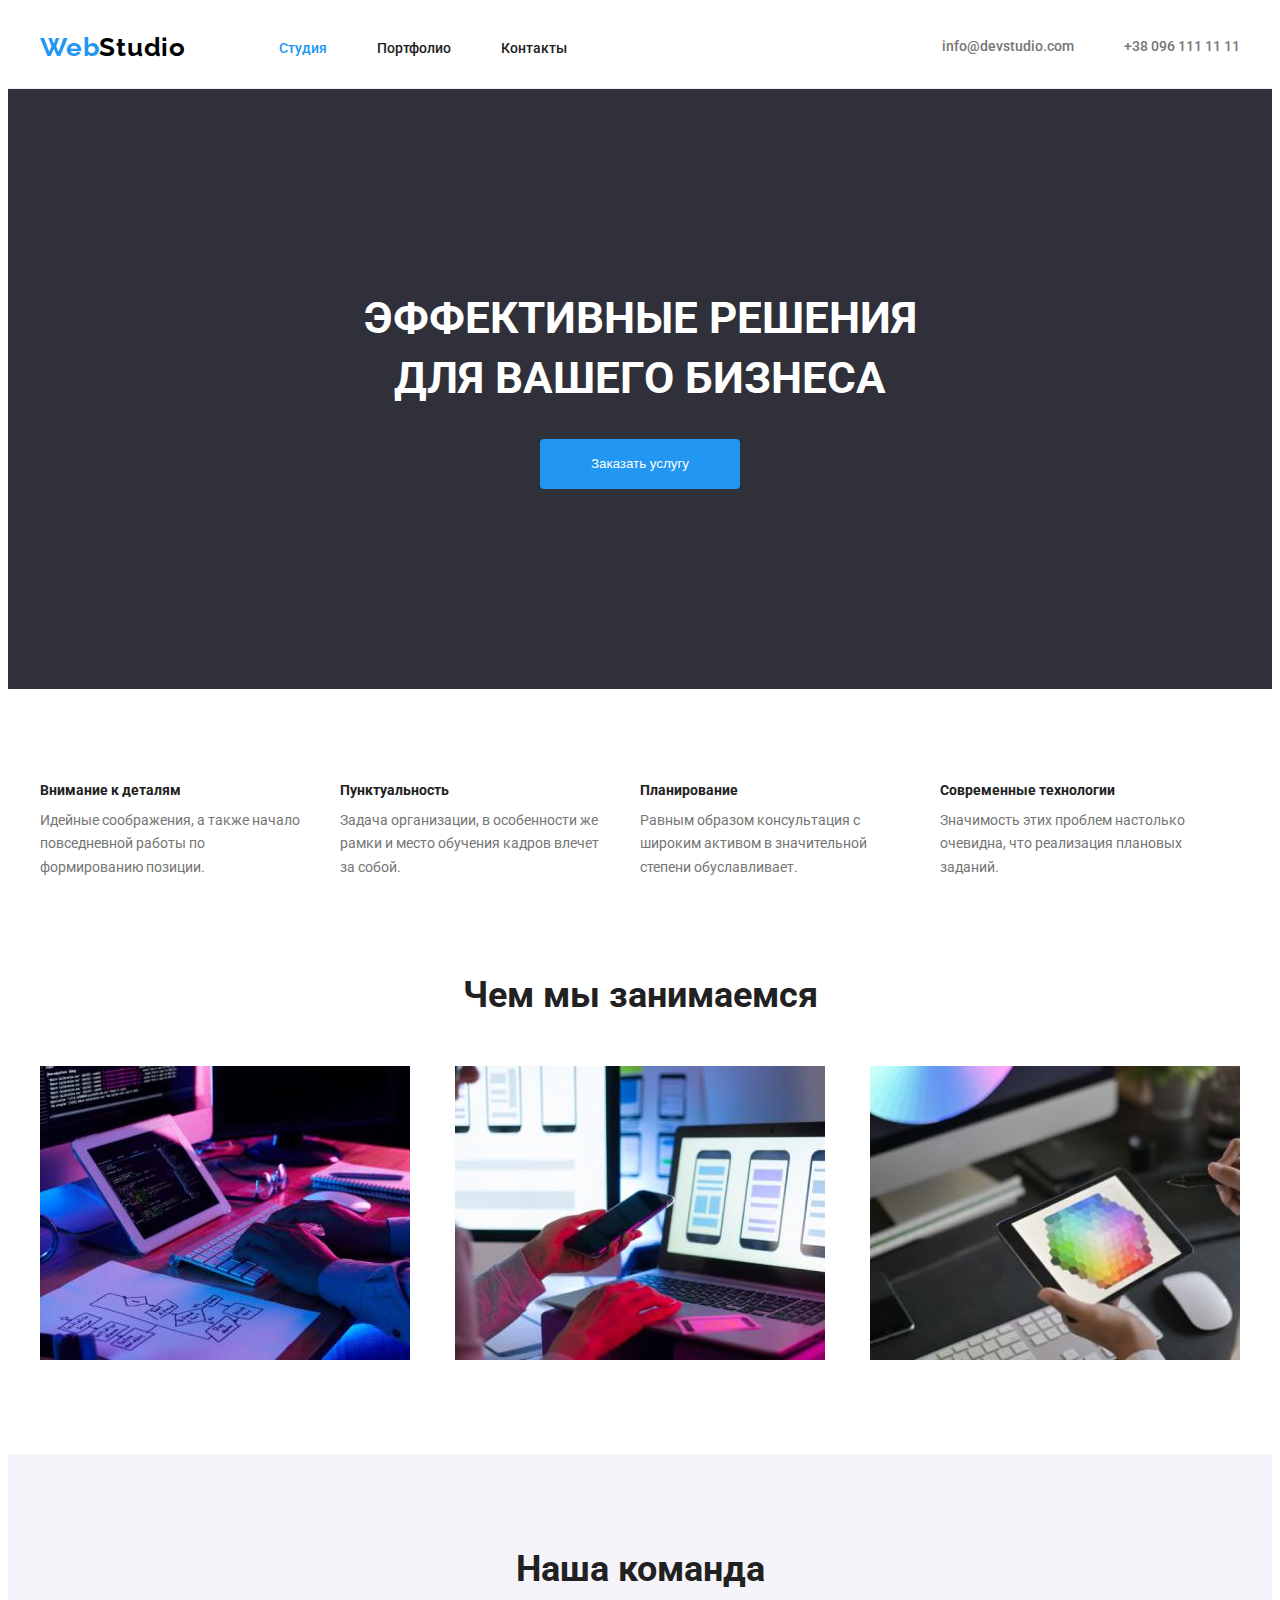
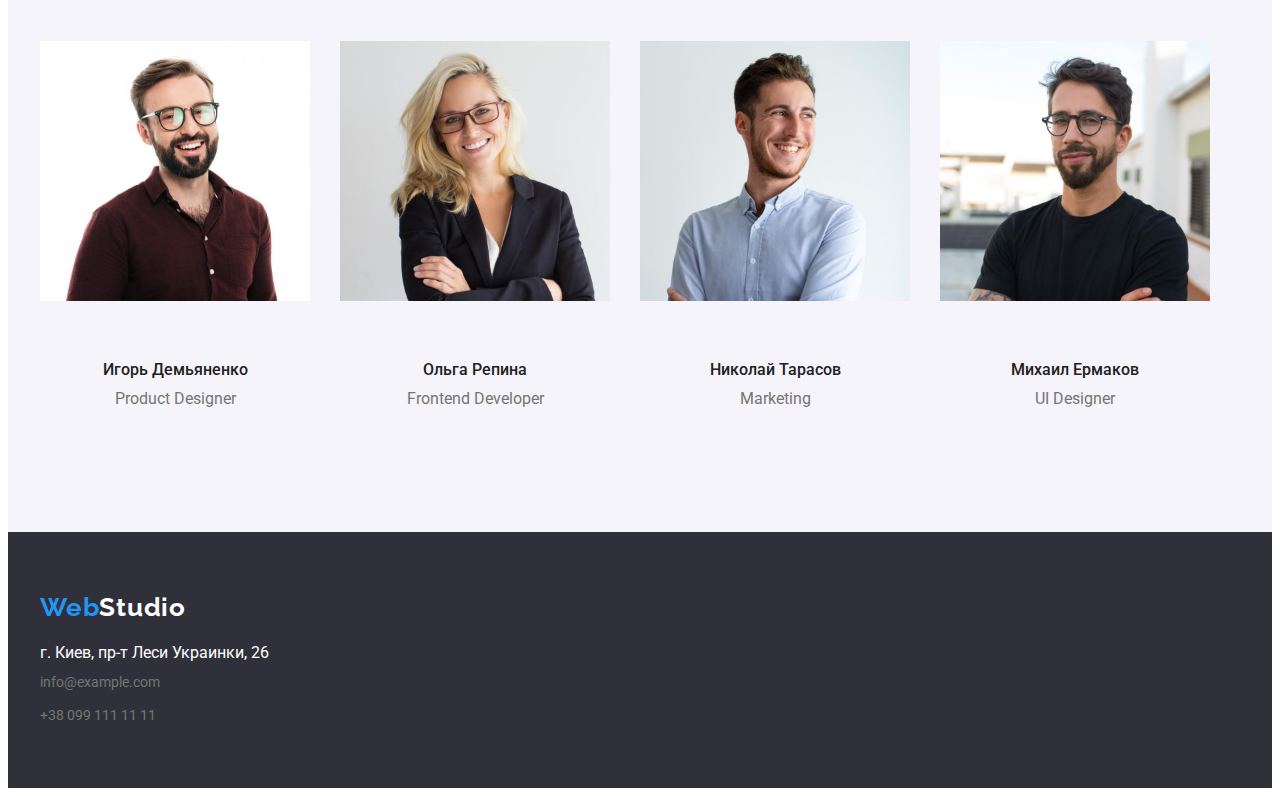
<file: index.html>
<!DOCTYPE html>
<html lang="ru">
  <head>
    <meta charset="UTF-8" />
    <meta http-equiv="X-UA-Compatible" content="IE=edge" />
    <meta name="viewport" content="width=device-width, initial-scale=1.0" />
    <title>WebStudio</title>
    <link rel="preconnect" href="https://fonts.googleapis.com" />
    <link rel="preconnect" href="https://fonts.gstatic.com" crossorigin />
    <link
      href="https://fonts.googleapis.com/css2?family=Raleway:wght@700&family=Roboto:wght@400;500;700;900&display=swap"
      rel="stylesheet"
    />
    <link
      rel="stylesheet"
      href="https://cdnjs.cloudflare.com/ajax/libs/modern-normalize/1.1.0/modern-normalize.min.css"
      integrity="sha512-wpPYUAdjBVSE4KJnH1VR1HeZfpl1ub8YT/NKx4PuQ5NmX2tKuGu6U/JRp5y+Y8XG2tV+wKQpNHVUX03MfMFn9Q=="
      crossorigin="anonymous"
      referrerpolicy="no-referrer"
    />
    <link rel="stylesheet" href="./css/style.css" />
  </head>
  <body>
    <header class="header">
      <div class="container header-container">
        <nav class="header-nav">
          <a class="link" href=""
            ><span class="logo-blue">Web</span
            ><span class="logo-dark">Studio</span></a
          >
          <ul class="nav-list">
            <li class="header-item">
              <a class="nav-link current link" href="">Студия</a>
            </li>
            <li class="header-item">
              <a class="nav-link link" href="./portfolio.html">Портфолио</a>
            </li>
            <li class="header-item">
              <a class="nav-link link" href="">Контакты</a>
            </li>
          </ul>
        </nav>
        <ul class="header-connect">
          <li class="header-contacts">
            <a class="header-contacts link" href="mailto:info@devstudio.com"
              >info@devstudio.com</a
            >
          </li>
          <li class="header-contacts">
            <a class="header-contacts link" href="tel:+380961111111"
              >+38 096 111 11 11</a
            >
          </li>
        </ul>
      </div>
    </header>
    <main class="">
      <section class="main">
        <div class="container">
          <h1 class="main-title">
            Эффективные решения <br />
            для вашего бизнеса
          </h1>
          <button class="main-button btn" type="button">Заказать услугу</button>
        </div>
      </section>
      <section class="section">
        <div class="container">
          <h2 class="advantage-hidden">Наши преимущества</h2>
          <ul class="advantage-container">
            <li class="advantage-item">
              <h3 class="advantage-title">Внимание к деталям</h3>
              <p class="advantage-list">
                Идейные соображения, а также начало повседневной работы по
                формированию позиции.
              </p>
            </li>
            <li class="advantage-item">
              <h3 class="advantage-title">Пунктуальность</h3>
              <p class="advantage-list">
                Задача организации, в особенности же рамки и место обучения
                кадров влечет за собой.
              </p>
            </li>
            <li class="advantage-item">
              <h3 class="advantage-title">Планирование</h3>
              <p class="advantage-list">
                Равным образом консультация с широким активом в значительной
                степени обуславливает.
              </p>
            </li>
            <li class="advantage-item">
              <h3 class="advantage-title">Современные технологии</h3>
              <p class="advantage-list">
                Значимость этих проблем настолько очевидна, что реализация
                плановых заданий.
              </p>
            </li>
          </ul>
        </div>
      </section>
      <section class="section activity">
        <div class="container">
          <h2 class="activity-title">Чем мы занимаемся</h2>
          <ul class="activity-list">
            <li class="activity-item">
              <img
                src="./images/webstudio_1.jpg"
                alt="менеджер набирает код"
                width="370"
                height="294"
              />
            </li>
            <li class="activity-item">
              <img
                src="./images/webstudio_2.jpg"
                alt="менеджер проводит тест приложения"
                width="370"
                height="294"
              />
            </li>
            <li class="activity-item">
              <img
                src="./images/webstudio_3.jpg"
                alt="менеджер выбирает цветовую гамму"
                width="370"
                height="294"
              />
            </li>
          </ul>
        </div>
      </section>
      <section class="section team">
        <div class="container">
          <h2 class="team-title">Наша команда</h2>
          <ul class="team-list">
            <li class="team-content">
              <img
                src="./images/product.jpg"
                alt="Игорь Демьяненко"
                width="270"
                height="260"
              />
              <div class="team-description">
                <h3 class="team-item">Игорь Демьяненко</h3>
                <p class="team-text" lang="en">Product Designer</p>
              </div>
            </li>
            <li class="team-content">
              <img
                src="./images/frontend.jpg"
                alt="Ольга Репина"
                width="270"
                height="260"
              />
              <div class="team-description">
                <h3 class="team-item">Ольга Репина</h3>
                <p class="team-text" lang="en">Frontend Developer</p>
              </div>
            </li>
            <li class="team-content">
              <img
                src="./images/marketing.jpg"
                alt="Николай Тарасов"
                width="270"
                height="260"
              />
              <div class="team-description">
                <h3 class="team-item">Николай Тарасов</h3>
                <p class="team-text" lang="en">Marketing</p>
              </div>
            </li>
            <li class="team-content">
              <img
                src="./images/ui.jpg"
                alt="Михаил Ермаков"
                width="270"
                height="260"
              />
              <div class="team-description">
                <h3 class="team-item">Михаил Ермаков</h3>
                <p class="team-text" lang="en">UI Designer</p>
              </div>
            </li>
          </ul>
        </div>
      </section>
    </main>
    <footer class="footer">
      <div class="container">
        <a class="link" href=""
          ><span class="logo-blue link">Web</span
          ><span class="logo-white link">Studio</span></a
        >
        <address>
          <ul class="footer-address">
            <li class="footer-contacts-list">
              <a
                class="address link"
                href="https://goo.gl/maps/A4n6LWpWpNqbDFTB7"
                target="_blank"
                rel="noopener noreferrer"
                >г. Киев, пр-т Леси Украинки, 26</a
              >
            </li>
            <li class="footer-contacts-list">
              <a class="footer-contacts link" href="mailto:info@example.com"
                >info@example.com</a
              >
            </li>
            <li class="footer-contacts-list">
              <a class="footer-contacts link" href="tel:+380991111111"
                >+38 099 111 11 11</a
              >
            </li>
          </ul>
        </address>
      </div>
    </footer>
  </body>
</html>
</file>
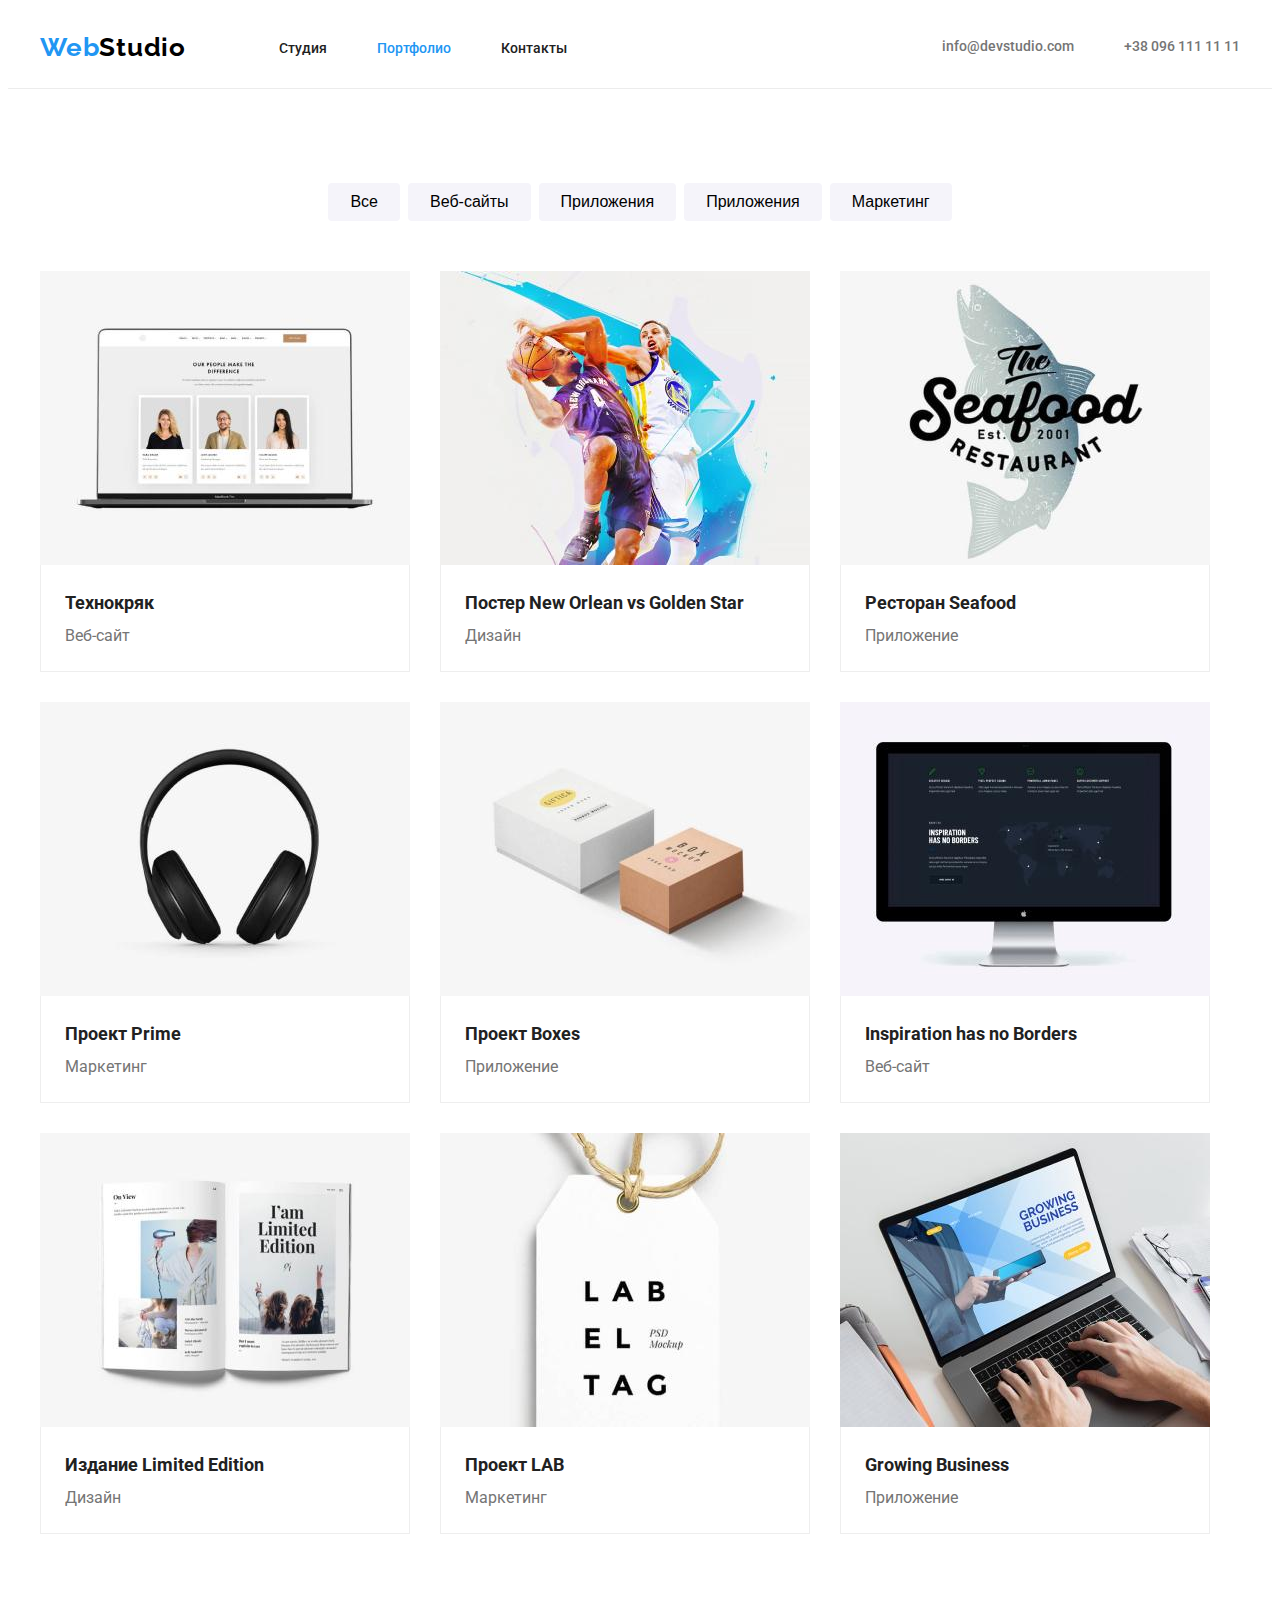
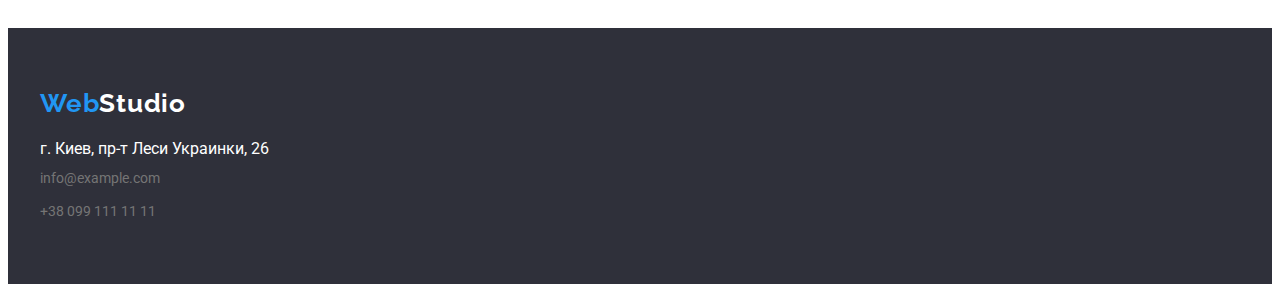
<file: portfolio.html>
<!DOCTYPE html>
<html lang="ru">
  <head>
    <meta charset="UTF-8" />
    <meta http-equiv="X-UA-Compatible" content="IE=edge" />
    <meta name="viewport" content="width=device-width, initial-scale=1.0" />
    <title>WebStudio</title>
    <link rel="preconnect" href="https://fonts.googleapis.com" />
    <link rel="preconnect" href="https://fonts.gstatic.com" crossorigin />
    <link
      href="https://fonts.googleapis.com/css2?family=Raleway:wght@700&family=Roboto:wght@400;500;700;900&display=swap"
      rel="stylesheet"
    />
    <link
      rel="stylesheet"
      href="https://cdnjs.cloudflare.com/ajax/libs/modern-normalize/1.1.0/modern-normalize.min.css"
      integrity="sha512-wpPYUAdjBVSE4KJnH1VR1HeZfpl1ub8YT/NKx4PuQ5NmX2tKuGu6U/JRp5y+Y8XG2tV+wKQpNHVUX03MfMFn9Q=="
      crossorigin="anonymous"
      referrerpolicy="no-referrer"
    />
    <link rel="stylesheet" href="./css/style.css" />
  </head>
  <body>
    <header class="header">
      <div class="container header-container">
        <nav class="header-nav">
          <a class="link" href="./index.html"
            ><span class="logo-blue">Web</span
            ><span class="logo-dark">Studio</span></a
          >
          <ul class="nav-list">
            <li class="header-item">
              <a class="nav-link link" href="./index.html">Студия</a>
            </li>
            <li class="header-item">
              <a class="nav-link current link" href="./portfolio.html"
                >Портфолио</a
              >
            </li>
            <li class="header-item">
              <a class="nav-link link" href="">Контакты</a>
            </li>
          </ul>
        </nav>
        <ul class="header-connect">
          <li class="header-contacts">
            <a class="header-contacts link" href="mailto:info@devstudio.com"
              >info@devstudio.com</a
            >
          </li>
          <li class="header-contacts">
            <a class="header-contacts link" href="tel:+380961111111"
              >+38 096 111 11 11</a
            >
          </li>
        </ul>
      </div>
    </header>
    <main class="portfolio">
      <section class="section">
        <div class="container">
          <h1 class="works">Наши работы</h1>
          <ul class="buttons-work">
            <li class="works-list">
              <button class="btn-pornfolio" type="button">Все</button>
            </li>
            <li class="works-list">
              <button class="btn-pornfolio" type="button">Веб-сайты</button>
            </li>
            <li class="works-list">
              <button class="btn-pornfolio" type="button">Приложения</button>
            </li>
            <li class="works-list">
              <button class="btn-pornfolio" type="button">Приложения</button>
            </li>
            <li class="works-list">
              <button class="btn-pornfolio" type="button">Маркетинг</button>
            </li>
          </ul>
          <ul class="photo-works">
            <li class="photo-list">
              <img
                src="./images/tehno.jpg"
                alt="макет сайта"
                width="370"
                height="294"
              />
              <div class="portfolio-description">
                <h2 class="portfolio-title">Технокряк</h2>
                <p class="portfolio-text">Веб-сайт</p>
              </div>
            </li>
            <li class="photo-list">
              <img
                src="./images/basketball.jpg"
                alt="два баскетболиста"
                width="370"
                height="294"
              />
              <div class="portfolio-description">
                <h2 class="portfolio-title">
                  Постер <span lang="en">New Orlean vs Golden Star</span>
                </h2>
                <p class="portfolio-text">Дизайн</p>
              </div>
            </li>
            <li class="photo-list">
              <img
                src="./images/restoran.jpg"
                alt="рыба, логотип ресторана"
                width="370"
                height="294"
              />
              <div class="portfolio-description">
                <h2 class="portfolio-title">
                  Ресторан <span lang="en">Seafood</span>
                </h2>
                <p class="portfolio-text">Приложение</p>
              </div>
            </li>
            <li class="photo-list">
              <img
                src="./images/project.jpg"
                alt="наушники"
                width="370"
                height="294"
              />
              <div class="portfolio-description">
                <h2 class="portfolio-title">
                  Проект <span lang="en">Prime</span>
                </h2>
                <p class="portfolio-text">Маркетинг</p>
              </div>
            </li>
            <li class="photo-list">
              <img
                src="./images/boxes.jpg"
                alt="две коробки"
                width="370"
                height="294"
              />
              <div class="portfolio-description">
                <h2 class="portfolio-title">
                  Проект <span lang="en">Boxes</span>
                </h2>
                <p class="portfolio-text">Приложение</p>
              </div>
            </li>
            <li class="photo-list">
              <img
                src="./images/borders.jpg"
                alt="макет сайта на мониторе"
                width="370"
                height="294"
              />
              <div class="portfolio-description">
                <h2 class="portfolio-title">
                  <span lang="en">Inspiration has no Borders</span>
                </h2>
                <p class="portfolio-text">Веб-сайт</p>
              </div>
            </li>
            <li class="photo-list">
              <img
                src="./images/limited.jpg"
                alt="открытая книга"
                width="370"
                height="294"
              />
              <div class="portfolio-description">
                <h2 class="portfolio-title">
                  Издание <span lang="en">Limited Edition</span>
                </h2>
                <p class="portfolio-text">Дизайн</p>
              </div>
            </li>
            <li class="photo-list">
              <img
                src="./images/lab.jpg"
                alt="логотип сайта"
                width="370"
                height="294"
              />
              <div class="portfolio-description">
                <h2 class="portfolio-title">
                  Проект <span lang="en">LAB</span>
                </h2>
                <p class="portfolio-text">Маркетинг</p>
              </div>
            </li>
            <li class="photo-list">
              <img
                src="./images/business.jpg"
                alt="сайт для бизнеса"
                width="370"
                height="294"
              />
              <div class="portfolio-description">
                <h2 class="portfolio-title">
                  <span lang="en">Growing Business</span>
                </h2>
                <p class="portfolio-text">Приложение</p>
              </div>
            </li>
          </ul>
        </div>
      </section>
    </main>
    <footer class="footer">
      <div class="container">
        <a class="link" href=""
          ><span class="logo-blue link">Web</span
          ><span class="logo-white link">Studio</span></a
        >
        <address>
          <ul class="footer-address">
            <li class="footer-contacts-list">
              <a
                class="address link"
                href="https://goo.gl/maps/A4n6LWpWpNqbDFTB7"
                target="_blank"
                rel="noopener noreferrer"
                >г. Киев, пр-т Леси Украинки, 26</a
              >
            </li>
            <li class="footer-contacts-list">
              <a class="footer-contacts link" href="mailto:info@example.com"
                >info@example.com</a
              >
            </li>
            <li class="footer-contacts-list">
              <a class="footer-contacts link" href="tel:+380991111111"
                >+38 099 111 11 11</a
              >
            </li>
          </ul>
        </address>
      </div>
    </footer>
  </body>
</html>
</file>
<file: css/style.css>
:root {
  --first-color: #fff;
  --second-color: #212121;
  --third-color: #2f303a;
  --body-color: #757575;
  --primaty-team-color: #f5f4fa;
  --primary-logo-blue: #2196f3;
  --primary-logo-white: #fff;
  --primary-logo-dark: #000;
  --primary-button-color: #2196f3;
  --primary-current-color: #2196f3;
  --primary-hover-button: #188ce8;
  --primary-footer-contacts: #rgba(255, 255, 255, 0.6);
  --primary-portfolio-color: #fff;
  --primari-portfolio-button: #f5f4fa;
  --primary-border-color: #ececec;
  --primaty-border-color: #eee;
}
p,
h1,
h2,
h3,
h4,
h5,
h6 {
  margin: 0;
}
ul {
  margin: 0;
  padding: 0;
  list-style: none;
}
body {
  background-color: #fff;
  color: var(--body-color);
  font-family: "Roboto", sans-serif;
}
img {
  display: block;
  max-width: 100%;
  height: auto;
}
.container {
  width: 1200px;
  padding-left: 15px;
  padding-right: 15px;
  margin: 0 auto;
}
.link {
  text-decoration: none;
}
/* Header */
.header {
  padding-top: 24px;
  padding-bottom: 25px;
  border-bottom: 1px solid var(--primary-border-color);
}
.header-container {
  display: flex;
  align-items: center;
}
.header-nav {
  display: flex;
  align-items: center;
}
.logo-blue {
  color: var(--primary-logo-blue);
  font-family: "Raleway";
  font-weight: 700;
  font-size: 26px;
  line-height: 1.19;
  letter-spacing: 0.03em;
}
.logo-dark {
  color: var(--primary-logo-dark);
  font-family: "Raleway";
  font-weight: 700;
  font-size: 26px;
  line-height: 1.19;
  letter-spacing: 0.03em;
}
.nav-list {
  display: flex;
  margin-left: 93px;
}
.header-item:not(:last-child) {
  margin-right: 50px;
}

.nav-link:hover,
.nav-link:focus {
  color: var(--primary-current-color);
}
.nav-link {
  font-weight: 500;
  font-size: 14px;
  line-height: 1.14;
  color: var(--second-color);
}
.nav-link.current {
  color: var(--primary-current-color);
}
.header-connect {
  margin-left: auto;
  display: flex;
  justify-content: ;
}

.header-contacts {
  font-weight: 500;
  font-size: 14px;
  line-height: 1.14;
  color: inherit;
}
.header-contacts:not(:last-child) {
  margin-right: 50px;
}
.header-contacts:hover,
.header-contacts:focus {
  color: var(--primary-current-color);
}
/* main */
.main {
  padding: 200px 0px;
  background-color: var(--third-color);
  color: var(--first-color);
}
/* .main-section {
  width: 1600px;
  height: 600px;
} */
.main-title {
  font-size: 44px;
  line-height: 1.36;
  text-align: center;
  vertical-align: Top;
  text-transform: uppercase;
  /* padding-top: 200px; */
  /* padding-left: 452px; */
}
.main-button {
  width: 200px;
  height: 50px;
  padding: 10px 32px;
  cursor: pointer;
  color: var(--first-color);
  background-color: var(--primary-button-color);
  margin-top: 30px;
  border-radius: 4px;
  margin-left: auto;
  margin-right: auto;
  border: 0px;
  display: block;
}

.btn:hover,
.btn:focus {
  background-color: var(--primary-hover-button);
}
.section {
  padding: 94px 0px;
}
/*  advantage */
.advantage-hidden {
  position: absolute;
  white-space: nowrap;
  width: 1px;
  height: 1px;
  overflow: hidden;
  border: 0;
  padding: 0;
  clip: rect(0 0 0 0);
  clip-path: inset(50%);
  margin: -1px;
}
.advantage-item {
  /* margin-top: 94px; */
  width: 270px;
  /* height: 101px; */
}
.advantage-item:not(:last-child) {
  margin-right: 30px;
}

.advantage-title {
  font-weight: 700;
  font-size: 14px;
  line-height: 1.14;
  color: var(--second-color);
  margin-bottom: 10px;
}

.advantage-container {
  display: flex;
  /* flex-direction: row; */
}

.advantage-list {
  font-size: 14px;
  line-height: 1.71;
}
/* activity */
.activity {
  padding-top: 0px;
}

.activity-title {
  /* margin-top: 94px; */
  margin-bottom: 50px;
  font-weight: 700;
  font-size: 36px;
  line-height: 1.17;
  text-align: center;
  color: var(--second-color);
}
.activity-list {
  display: flex;
  justify-content: space-between;
}
.activity-item {
  display: inline;
}

/* Team */
.team {
  background-color: var(--primaty-team-color);
}
.team-title {
  margin-bottom: 50px;
  font-weight: 700;
  font-size: 36px;
  line-height: 1.17;
  text-align: center;
  color: var(--second-color);
}
.team-list {
  display: flex;
  flex-wrap: wrap;
  margin-left: -30px;
}
.team-content {
  flex-basis: calc((100% - 4 * 30) / 4);
  margin-left: 30px;
}
.team-description {
  padding: 30px 0px;
}
.team-item {
  margin-top: 30px;
  font-weight: 500;
  font-size: 16px;
  line-height: 1.17;
  text-align: center;
  color: var(--second-color);
}
.team-text {
  margin-top: 10px;
  font-size: 16px;
  line-height: 1.19;
  text-align: center;
}
/* footer */
.logo-white {
  color: #ffffff;
  font-family: "Raleway";
  font-weight: 700;
  font-size: 26px;
  line-height: 1.19;
  letter-spacing: 0.03em;
}
.footer {
  background-color: var(--third-color);
  padding-top: 60px;
  padding-bottom: 60px;
}
.footer-address {
  margin-top: 20px;
  font-style: normal;
}

.address {
  color: var(--first-color);
  margin-top: 20px;
}
.footer-contacts-list {
  margin-top: 9px;
}
.footer-contacts {
  font-size: 14px;
  line-height: 1.71;
  text-align: left;
  color: var(--primary-footer-contacts);
}
.footer-contacts:hover,
.footer-contacts:focus {
  color: var(--primary-current-color);
}

/* Portfolio, page 2  */
.works {
  position: absolute;
  white-space: nowrap;
  width: 1px;
  height: 1px;
  overflow: hidden;
  border: 0;
  padding: 0;
  clip: rect(0 0 0 0);
  clip-path: inset(50%);
  margin: -1px;
}
.portfolio {
  background-color: var(--primary-portfolio-color);
}
.portfolio-title {
  font-size: 18px;
  line-height: 2;
  text-align: left;
  color: var(--second-color);
  /* padding-top: 20px;
  padding-left: 24px; */
  /* border-right: 1px solid var(--primaty-border-color);
  border-left: 1px solid var(--primaty-border-color); */
}

.portfolio-text {
  font-size: 16px;
  line-height: 1.88;
  /* padding-top: 4px;
  padding-left: 24px;
  padding-bottom: 20px; */
  /* border-bottom: 1px solid var(--primaty-border-color);
  border-right: 1px solid var(--primaty-border-color);
  border-left: 1px solid var(--primaty-border-color); */
}

.btn-pornfolio {
  cursor: pointer;
  background-color: var(--primari-portfolio-button);
  color: var();
  height: 38px;
  border: 0px;
  border-radius: 4px;
  padding: 6px 22px;
  font-size: 16px;
  line-height: 1.63;
  font-weight: 500;
}
.btn-pornfolio:focus,
.btn-pornfolio:hover {
  background-color: var(--primary-button-color);
  color: var(--first-color);
}
.buttons-work {
  display: flex;
  /* flex-direction: row; */
  justify-content: center;
}
.buttons-work {
  margin-bottom: 50px;
}
.works-list:not(:last-child) {
  margin-right: 8px;
}
.photo-works {
  display: flex;
  flex-wrap: wrap;
  /* align-items: center; */
  /* padding-top: 34px;
  padding-bottom: 95px; */
  margin-right: -30px;
  margin-bottom: -30px;
}
.photo-list {
  /* flex-basis: calc((100% - 9 * 30px) / 9); */
  margin-right: 30px;
  margin-bottom: 30px;
}
.portfolio-description {
  padding: 20px 24px;
  border-bottom: 1px solid var(--primaty-border-color);
  border-right: 1px solid var(--primaty-border-color);
  border-left: 1px solid var(--primaty-border-color);
}
</file>
